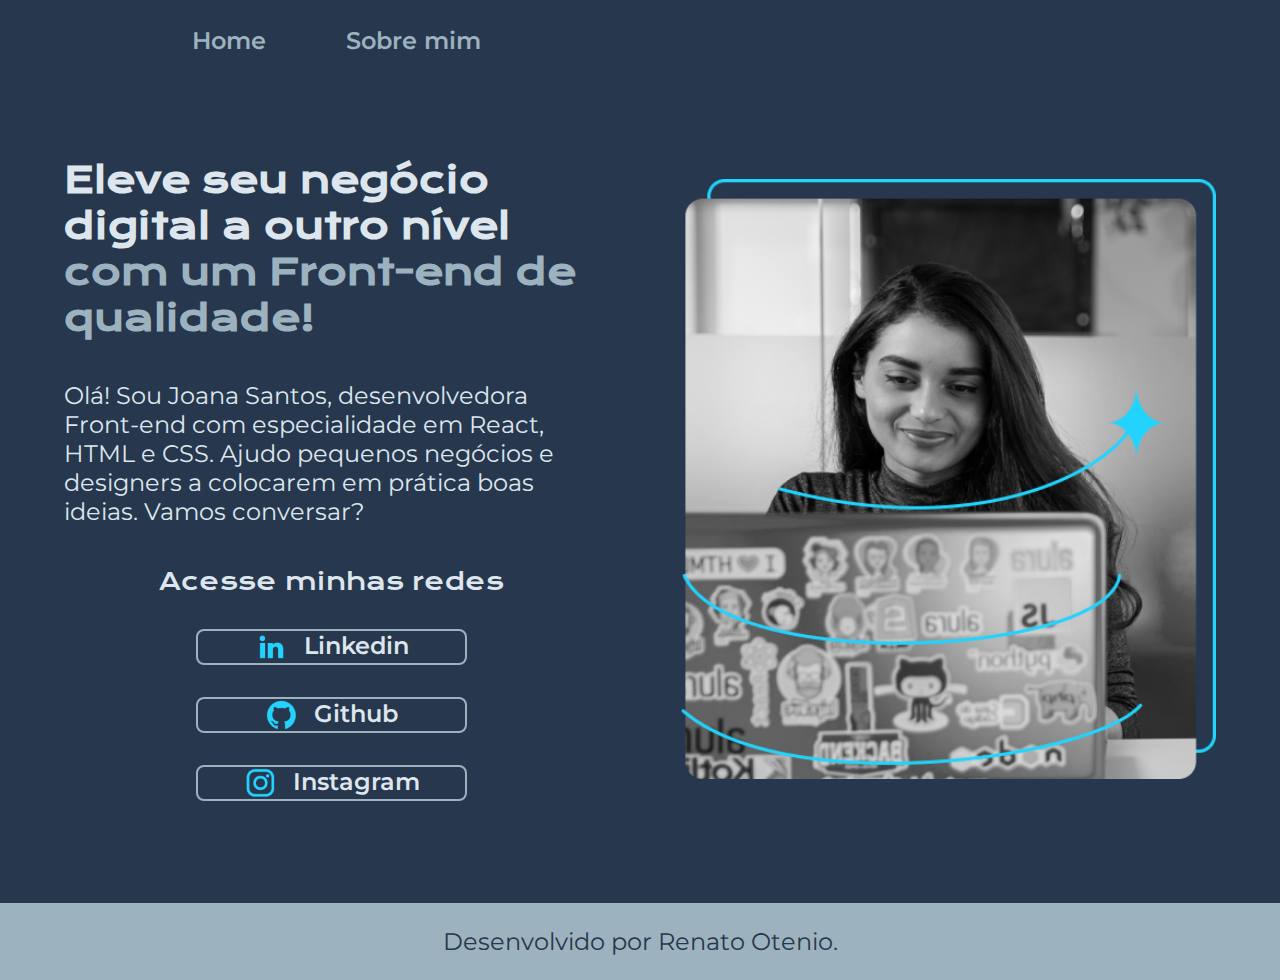
<file: index.html>
<!DOCTYPE html> 
<html lang="pt-br"> 

<head>
    <meta charset="UTF-8">
    <meta name="viewport" content="width=device-width, initial-scale=1.0">
    <meta http-equiv="X-UA-Compatible" content="IE=edge">
    <link rel="stylesheet" href="style/style.css">
    <title>Portifolio</title>
</head>

<body>

    <header class="cabecalho">
        <nav class="cabecalho__menu">
            <a href="index.html" class="cabecalho__menu__link">Home</a>
            <a href="about.html" class="cabecalho__menu__link">Sobre mim</a>
        </nav>
    </header>

    <main class="apresentacao">
        <section class="apresentacao__conteudo">
            <h1 class="apresentacao__conteudo__titulo">Eleve seu negócio digital a outro nível <strong
                    class="titulo-destaque">com um Front-end de
                    qualidade!</strong></h1>

            <p class="apresentacao__conteudo__texto">Olá! Sou Joana Santos, desenvolvedora Front-end com especialidade
                em React, HTML e CSS. Ajudo pequenos
                negócios e designers a colocarem em prática boas ideias. Vamos conversar?</p>

            <div class="apresentacao__links">
                <h2 class="apresentacao__links__subtitulo">Acesse minhas redes</h2>
                <a class="apresentacao__links__navegacao" href="https://www.linkedin.com/in/renatotenio/">
                <img src="assets/linkedin.png" alt="">Linkedin</a>
                <a class="apresentacao__links__navegacao" href="https://github.com/RenatOtenio">
                    <img src="assets/github.png" alt="">Github</a>
                <a class="apresentacao__links__navegacao" href="https://www.instagram.com/r.otenio/">
                    <img src="assets/instagram.png" alt="">Instagram</a>
            </div>

        </section>
        <img class="apresentacao__imagem" src="assets/Imagem.png" alt="Joana Santos programando">
    </main>

    <footer>
        <p class="rodape">Desenvolvido por Renato Otenio.</p>
    </footer>

</body>

</html>
</file>
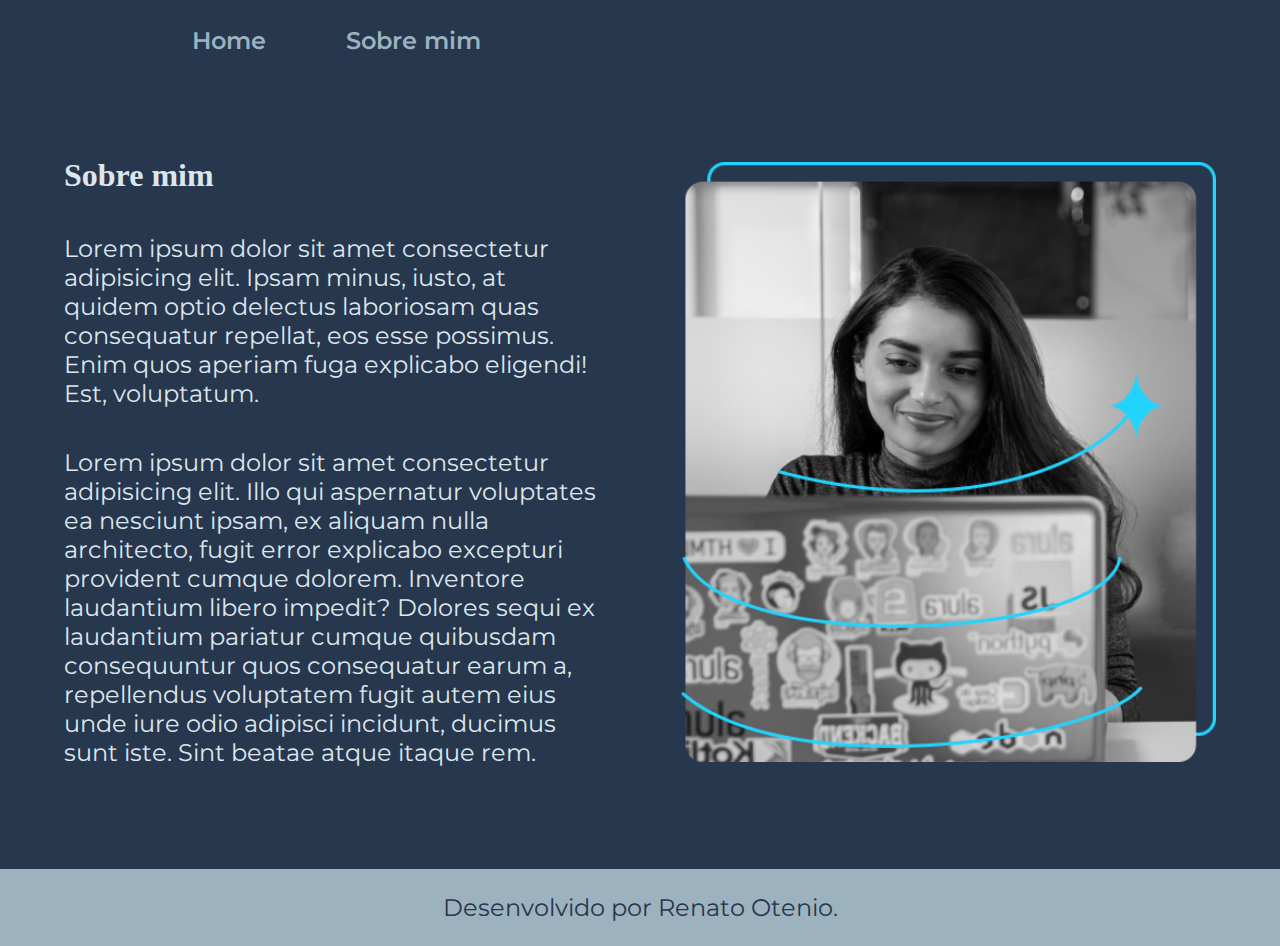
<file: about.html>
<!DOCTYPE html>
<html lang="pt-br">

<head>
    <meta charset="UTF-8">
    <meta name="viewport" content="width=device-width, initial-scale=1.0">
    <link rel="stylesheet" href="style/style.css">
    <title>Sobre mim</title>
</head>

<body>

    <header class="cabecalho">
        <nav class="cabecalho__menu">
            <a href="index.html" class="cabecalho__menu__link">Home</a>
            <a href="about.html" class="cabecalho__menu__link">Sobre mim</a>
        </nav>
    </header>

    <main class="apresentacao">
        <section class="apresentacao__conteudo">
            <h1>Sobre mim</h1>
            <p class="apresentacao__conteudo__texto">Lorem ipsum dolor sit amet consectetur adipisicing elit. Ipsam
                minus, iusto, at quidem optio delectus laboriosam quas consequatur repellat, eos esse possimus. Enim
                quos aperiam fuga explicabo eligendi! Est, voluptatum.</p>
            <p class="apresentacao__conteudo__texto">Lorem ipsum dolor sit amet consectetur adipisicing elit. Illo qui
                aspernatur voluptates ea nesciunt ipsam, ex aliquam nulla architecto, fugit error explicabo excepturi
                provident cumque dolorem. Inventore laudantium libero impedit?
                Dolores sequi ex laudantium pariatur cumque quibusdam consequuntur quos consequatur earum a, repellendus
                voluptatem fugit autem eius unde iure odio adipisci incidunt, ducimus sunt iste. Sint beatae atque
                itaque rem.</p>
        </section>
        <img class="apresentacao__imagem" src="assets/Imagem.png" alt="Joana Santos programando">
    </main>

    <footer>
        <p class="rodape">Desenvolvido por Renato Otenio.</p>
    </footer>

</body>

</html>
</file>
<file: style/style.css>
@import url('https://fonts.googleapis.com/css2?family=Krona+One&family=Montserrat:ital,wght@0,100..900;1,100..900&display=swap');

:root {
    --cor--primaria: #27374D;
    --cor--secundaria: #DDE6ED;
    --cor--terciasria: #9DB2BF;
    --cor--hover: #526D82;

    --fonte-principal: "Krona One", sans-serif;
    --fonte-secundaria: "Montserrat", sans-serif;
}

* {
    margin: 0;
    padding: 0;
    text-decoration: none;
}

body {
    background-color: var(--cor--primaria);
    color: var(--cor--secundaria);
    box-sizing: border-box;
}

.cabecalho {
    padding: 2% 0% 0% 15%;
}

.cabecalho__menu {
    display: flex;
    gap: 80px;
}

.cabecalho__menu__link {
    font-family: var(--fonte-secundaria);
    font-size: 1.5rem;
    font-weight: 600;
    color: var(--cor--terciasria);
}

.cabecalho__menu__link:hover {
    color: var(--cor--hover);
}

.apresentacao {
    display: flex;
    align-items: center;
    justify-content: space-between;
    gap: 82px;
    padding: 8% 5%;
}

.apresentacao__conteudo {
    width: 50%;
    display: flex;
    flex-direction: column;
    gap: 40px;
}

.apresentacao__conteudo__titulo {
    font-family: var(--fonte-principal);
    font-size: 2.25rem;
}

.apresentacao__conteudo__texto {
    font-size: 1.5rem;
    font-family:var(--fonte-secundaria);
}

.apresentacao__links {
    display: flex;
    flex-direction: column;
    justify-content: space-between;
    align-items: center;
    gap: 32px;
}

.apresentacao__links__subtitulo {
    font-family: var(--fonte-principal);
    font-weight: 400;
    font-size: 1.5rem;
}

.apresentacao__links__navegacao {
    display: flex;
    justify-content: center;
    text-align: center;
    gap: 16px;
    width: 50%;
    padding: 21.5, 0;
    border-radius: 8px;
    border: 2px solid var(--cor--terciasria);
    color: var(--cor--secundaria);
    font-weight: 600;
    font-size: 1.5rem;
    font-family: var(--fonte-secundaria);
}

.apresentacao__links__navegacao:hover {
    background-color: var(--cor--hover);
}

.apresentacao__imagem {
    width: 50%;
}

.titulo-destaque {
    color: var(--cor--terciasria);
}

.rodape {
    font-family: var(--fonte-secundaria);
    text-align: center;
    font-weight: 400;
    font-size: 1.5rem;
    padding: 24px;
    color: var(--cor--primaria);
    background-color: var(--cor--terciasria);
}


@media (max-width: 1200px) {

    .cabecalho{
        padding: 10%;
    }

    .cabecalho__menu {
        justify-content: center;
    }

    .apresentacao {
        flex-direction: column-reverse;
        padding: 5%;
    }

    .apresentacao__conteudo {
        width: auto;
    }

   
}
</file>
